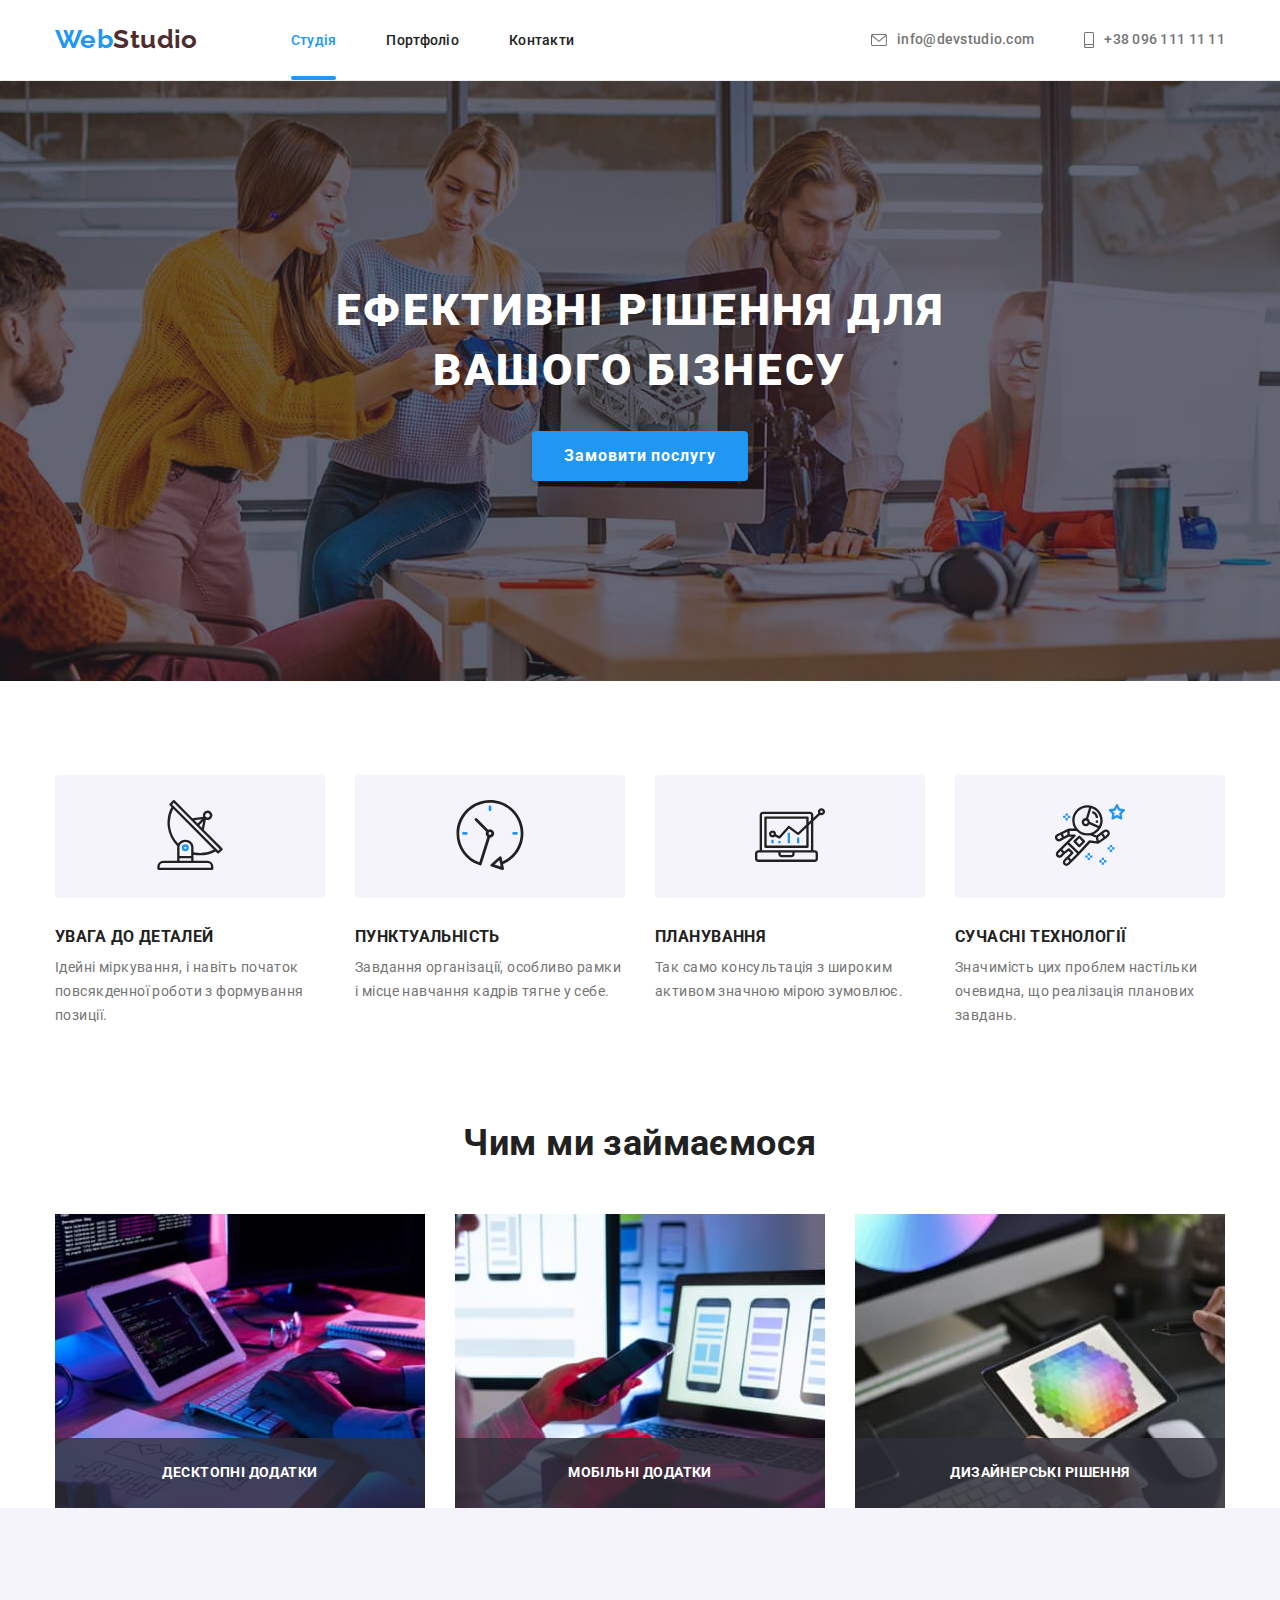
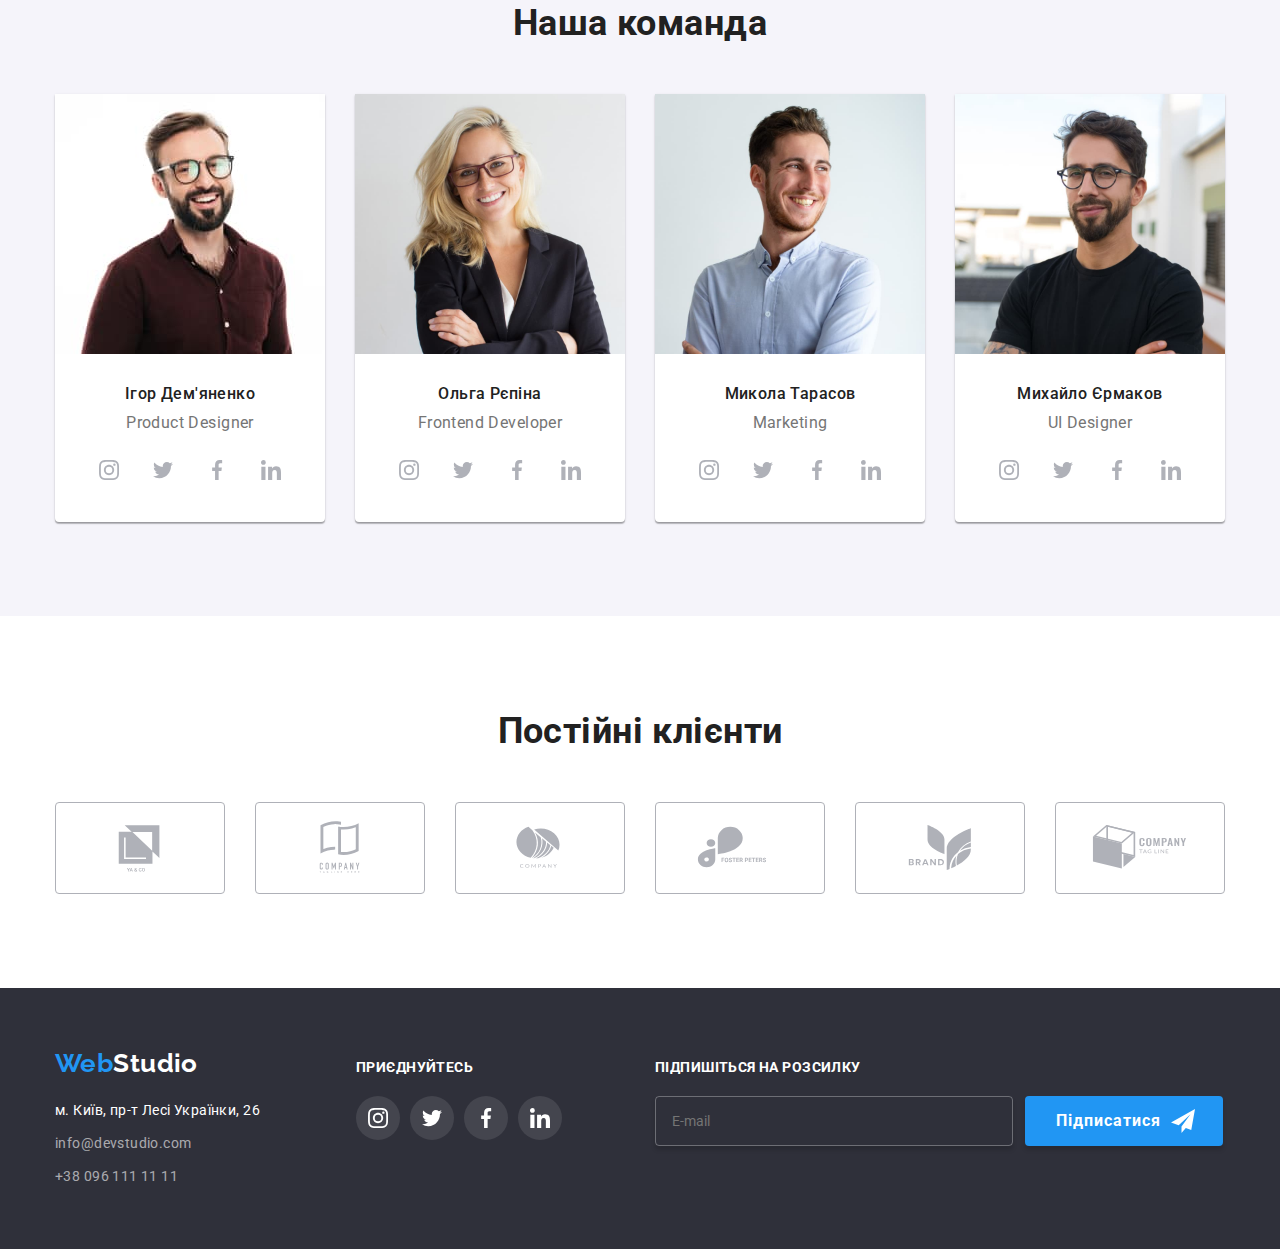
<file: index.html>
<!DOCTYPE html>
<html lang="uk">
<head>
  <meta charset="UTF-8">
  <meta http-equiv="X-UA-Compatible" content="IE=edge">
  <meta name="viewport" content="width=device-width, initial-scale=1.0">
  <title>Студія</title>
  <link rel="preconnect" href="https://fonts.googleapis.com">
  <link rel="preconnect" href="https://fonts.gstatic.com" crossorigin>
  <link href="https://fonts.googleapis.com/css2?family=Raleway:wght@700&family=Roboto:wght@400;500;700;900&display=swap"
    rel="stylesheet">
  <link rel="stylesheet" href="https://cdnjs.cloudflare.com/ajax/libs/modern-normalize/1.1.0/modern-normalize.min.css">
  <link rel="stylesheet" href="./css/main.min.css">
  
</head>
<body>

  <header class="header">
    <div class="container header__container">
      <nav class="nav">
        <a class="logo header__logo" href="./index.html" lang="en">Web<span class="header__logo--inverse">Studio</span></a>
        <ul class="nav__list">
          <li class="nav__item"><a class="nav__link nav__link--active" href="./index.html">Студія</a></li>
          <li class="nav__item"><a class="nav__link" href="./portfolio.html">Портфоліо</a></li>
          <li class="nav__item"><a class="nav__link" href="#">Контакти</a></li>
        </ul>
      </nav>
      <ul class="connect">
        <li class="connect__item">
          <a class="connect__link" href="mailto:info@devstudio.com" lang="en">
            <svg class="connect__icon connect__icon--mail">
              <use href="./images/icons.svg#icon-envelope"></use>
            </svg>
          info@devstudio.com</a>
        </li>
        <li class="connect__item">
          <a class="connect__link" href="tel:+380961111111">
            <svg class="connect__icon connect__icon--tel">
              <use href="./images/icons.svg#icon-smartphone"></use>
            </svg>
          +38 096 111 11 11</a>
        </li>
      </ul>
      <button class="menu__btn menu__btn--open" type="button" data-menu-open>
        <svg class="menu__icon" width="40px" height="40px">
          <use href="./images/icons.svg#icon-menu_mob"></use>
        </svg>
      </button>
    </div>
    <div class="mob-menu is-hidden" data-menu>
      <button class="menu__btn menu__btn--close" type="button" data-menu-close>
        <svg class="menu__icon menu__icon--close" width="40px" height="40px">
          <use href="./images/icons.svg#icon-close_menu_mob"></use>
        </svg>
      </button>
      <ul class="mob-menu__list">
        <li class="mob-menu__item"><a class="mob-menu__link mob-menu__link--current" href="./index.html">Студія</a></li>
        <li class="mob-menu__item"><a class="mob-menu__link" href="./portfolio.html">Портфоліо</a></li>
        <li class="mob-menu__item"><a class="mob-menu__link" href="#">Контакти</a></li>
      </ul>
      <div class="mob-bottom-wrap">
        <ul class="mob-connect">
          <li class="mob-connect__item">
            <a class="mob-connect__link mob-connect__link--accent" href="tel:+380961111111">
              +38 096 111 11 11</a>
          </li>
          <li class="mob-connect__item">
            <a class="mob-connect__link" href="mailto:info@devstudio.com" lang="en">
              info@devstudio.com</a>
          </li>
        </ul>
        <ul class="mob-socials">
          <li class="mob-socials__item">
            <a class="mob-socials__link" href="#">Instagram</a>
          </li>
          <li class="mob-socials__item">
            <a class="mob-socials__link" href="#">Twitter</a>
          </li>
          <li class="mob-socials__item">
            <a class="mob-socials__link" href="#">Facebook</a>
          </li>
          <li class="mob-socials__item">
            <a class="mob-socials__link" href="#">LinkedIn</a>
          </li>
        </ul>
      </div>
    </div>
  </header>
  
  <main>
    
    <section class="hero section">
      <div class="container">
        <h1 class="hero__title">Ефективні рішення для<br> вашого бізнесу</h1>
        <button class="common-button common-button--hero" type="button" data-modal-open>Замовити послугу</button>
      </div>
      <div class="backdrop is-hidden" data-modal>
        <div class="modal">
          <button class="modal__close-button" type="button" data-modal-close>
            <svg class="modal__close-icon" width="18px" height="18px">
              <use href="./images/icons.svg#icon-close" ></use>
            </svg>
          </button>
          <form class="order" name="call-back-form">
            <p class="order__title">Залиште свої дані, ми вам передзвонимо</p>

            <label class="order__label" for="user_name" >Ім'я</label>
            <div class="order__input-wrap">
              <input class="order__input" type="text" name="username" id="user_name" autofocus>
              <svg class="order__icon" width="18px" height="18px">
                <use class="iconname" href="./images/icons.svg#icon-person" ></use>
              </svg>
            </div>

            <label class="order__label" for="user_phone_number">Телефон</label>
            <div class="order__input-wrap">
              <input class="order__input" type="tel" name="phone_number" id="user_phone_number">
              <svg class="order__icon" width="18px" height="18px">
                <use href="./images/icons.svg#icon-phone"></use>
              </svg>
            </div>

            <label class="order__label" for="user_email">Пошта</label>
            <div class="order__input-wrap">
              <input class="order__input" type="email" name="email" id="user_email">
              <svg class="order__icon" width="18px" height="18px">
                <use href="./images/icons.svg#icon-email"></use>
              </svg>
            </div>

            <label class="order__label" for="user_comment">Коментар</label>
            <textarea class="order__textarea order__input" name="comment" id="user_comment" cols="30" rows="10" placeholder="Введіть текст"></textarea>
            
            <label class="order__checkbox-label">
              <input class="order__checkbox-input" type="checkbox" name="agreement" value="user_agreement">
              <span class="order__icon-checkbox"></span>
              <span class="order__te">
            Погоджуюся з розсилкою та приймаю&nbsp;<a class="order__agreement_link" href="#">Умови договору</a>
              </span>
            </label>

            <div class="order__submit-btn-wrap">
              <button class="common-button order__common-button" type="submit">Відправити</button>
            </div>
          </form>
        </div>
      </div>
    </section>
    
    
    <section class="features section">
      <div class="container">
        <h2 class="features__title">Особливості</h2>
        <ul class="features__list">
          <li class="features__card">
            <div class="features__thumb-wrap">
              <svg class="features__icon">
                <use href="./images/icons.svg#icon-antenna"></use>
              </svg>
            </div>
            <h3 class="features__subtitle">УВАГА ДО ДЕТАЛЕЙ</h3>
            <p class="features__description">Ідейні міркування, і навіть початок повсякденної роботи з формування позиції.</p>
          </li>
          <li class="features__card">
            <div class="features__thumb-wrap">
              <svg class="features__icon">
                <use href="./images/icons.svg#icon-clock"></use>
              </svg>
            </div>
            <h3 class="features__subtitle">ПУНКТУАЛЬНІСТЬ</h3>
            <p class="features__description">Завдання організації, особливо рамки і місце навчання кадрів тягне у себе.</p>
          </li>
          <li class="features__card">
            <div class="features__thumb-wrap">
              <svg class="features__icon">
                <use href="./images/icons.svg#icon-diagram"></use>
              </svg>
            </div>
            <h3 class="features__subtitle">ПЛАНУВАННЯ</h3>
            <p class="features__description">Так само консультація з широким активом значною мірою зумовлює.</p>
          </li>
          <li class="features__card">
            <div class="features__thumb-wrap">
              <svg class="features__icon">
                <use href="./images/icons.svg#icon-astronaut"></use>
              </svg>
            </div>
            <h3 class="features__subtitle">СУЧАСНІ ТЕХНОЛОГІЇ</h3>
            <p class="features__description">Значимість цих проблем настільки очевидна, що реалізація планових завдань.</p>
          </li>
        </ul>      
      </div>
    </section>
    
    <section class="services section">
      <div class="container">
        <h2 class="global-title">Чим ми займаємося</h2>
        <ul class="services__list">
          <li class="services__item">
            <div class="services__wrap">
              <img class="services__image" srcset="./images/desc/typing-desc.jpg 1x, ./images/desc/typing-desc-retina.jpg 2x" 
              src="./images/desc/typing-desc.jpg" alt="людина верстає сайт">
              <p class="services__label">Десктопні додатки</p>
            </div>
          </li>
          <li class="services__item">
            <div class="services__wrap">
              <img class="services__image" srcset="./images/desc/smartphone-desc.jpg 1x, ./images/desc/smartphone-desc-retina.jpg 2x" 
              src="./images/desc/smartphone-desc.jpg" alt="людина створює интерфейс">
              <p class="services__label">Мобільні додатки</p>
            </div>
          </li>
          <li class="services__item">
            <div class="services__wrap">
              <img class="services__image" srcset="./images/desc/color-palette-desc.jpg 1x, ./images/desc/color-palette-desc-retina.jpg 2x"
               src="./images/desc/color-palette-desc.jpg" alt="людина створює дизайн">
              <p class="services__label">Дизайнерські рішення</p>
            </div>
          </li>
        </ul>
      </div>
    </section>

    <section class="team section">
      <div class="container">
        <h2 class="global-title">Наша команда</h2>
        <ul class="team__card-list">
          <li class="team__card">
            <picture>
              <source srcset="./images/desc/igor-demyanenko-desc.jpg 1x, ./images/desc/igor-demyanenko-desc-retina.jpg 2x"
                media="(min-width: 1200px)">
              <source srcset="./images/tab/igor-demyanenko-tab.jpg 1x, ./images/tab/igor-demyanenko-tab-retina.jpg 2x"
                media="(min-width: 768px)">
              <source srcset="./images/mob/igor-demyanenko-mob.jpg 1x, ./images/mob/igor-demyanenko-mob-retina.jpg 2x"
                media="(min-width: 320px)">
              <img class="team__member-image" src="./images/desc/igor-demyanenko-desc.jpg" alt="Ігор Дем'яненко">
            </picture>
            <div class="team__meta">
              <h3 class="team__member-name">Ігор Дем'яненко</h3>
              <p class="team__member-position" lang="en">Product Designer</p>
              <ul class="socials">
                <li class="socials__item">
                  <a class="socials__link" href="#">
                    <svg class="socials__icon" width="20px" height="20px">
                      <use href="./images/icons.svg#icon-instagram"></use>
                    </svg>
                  </a>
                </li>
                <li class="socials__item">
                  <a class="socials__link" href="#">
                    <svg class="socials__icon" width="20px" height="20px">
                      <use href="./images/icons.svg#icon-twitter"></use>
                    </svg>
                  </a>
                </li>
                <li class="socials__item">
                  <a class="socials__link" href="#">
                    <svg class="socials__icon" width="20px" height="20px">
                      <use href="./images/icons.svg#icon-facebook"></use>
                    </svg></a>
                </li>
                <li class="socials__item">
                  <a class="socials__link" href="#">
                    <svg class="socials__icon" width="20px" height="20px">
                      <use href="./images/icons.svg#icon-linkedin"></use>
                    </svg></a>
                </li>
              </ul>
            </div>
          </li>
          <li class="team__card">
            <picture>
              <source srcset="./images/desc/olga-repina-desc.jpg 1x, ./images/desc/olga-repina-desc-retina.jpg 2x"
                media="(min-width: 1200px)">
              <source srcset="./images/tab/olga-repina-tab.jpg 1x, ./images/tab/olga-repina-tab-retina.jpg 2x"
                media="(min-width: 768px)">
              <source srcset="./images/mob/olga-repina-mob.jpg 1x, ./images/mob/olga-repina-mob-retina.jpg 2x"
                media="(min-width: 320px)">
              <img class="team__member-image" src="./images/desc/olga-repina-desc.jpg" alt="Ольга Рєпіна">
            </picture>
            <div class="team__meta">
              <h3 class="team__member-name">Ольга Рєпіна</h3>
              <p class="team__member-position" lang="en">Frontend Developer</p>
              <ul class="socials">
                <li class="socials__item">
                  <a class="socials__link" href="#">
                    <svg class="socials__icon" width="20px" height="20px">
                      <use href="./images/icons.svg#icon-instagram"></use>
                    </svg>
                  </a>
                </li>
                <li class="socials__item">
                  <a class="socials__link" href="#">
                    <svg class="socials__icon" width="20px" height="20px">
                      <use href="./images/icons.svg#icon-twitter"></use>
                    </svg>
                  </a>
                </li>
                <li class="socials__item">
                  <a class="socials__link" href="#">
                    <svg class="socials__icon" width="20px" height="20px">
                      <use href="./images/icons.svg#icon-facebook"></use>
                    </svg></a>
                </li>
                <li class="socials__item">
                  <a class="socials__link" href="#">
                    <svg class="socials__icon" width="20px" height="20px">
                      <use href="./images/icons.svg#icon-linkedin"></use>
                    </svg></a>
                </li>
              </ul>
            </div>
          </li>
          <li class="team__card">
            <picture>
              <source srcset="./images/desc/mykola-tarasov-desc.jpg 1x, ./images/desc/mykola-tarasov-desc-retina.jpg 2x"
                media="(min-width: 1200px)">
              <source srcset="./images/tab/mykola-tarasov-tab.jpg 1x, ./images/tab/mykola-tarasov-tab-retina.jpg 2x"
                media="(min-width: 768px)">
              <source srcset="./images/mob/mykola-tarasov-mob.jpg 1x, ./images/mob/mykola-tarasov-mob-retina.jpg 2x"
                media="(min-width: 320px)">
              <img class="team__member-image" src="./images/desc/mykola-tarasov-desc.jpg" alt="Микола Тарасов">
            </picture>
            <div class="team__meta">
              <h3 class="team__member-name">Микола Тарасов</h3>
              <p class="team__member-position" lang="en">Marketing</p>
              <ul class="socials">
                <li class="socials__item">
                  <a class="socials__link" href="#">
                    <svg class="socials__icon" width="20px" height="20px">
                      <use href="./images/icons.svg#icon-instagram"></use>
                    </svg>
                  </a>
                </li>
                <li class="socials__item">
                  <a class="socials__link" href="#">
                    <svg class="socials__icon" width="20px" height="20px">
                      <use href="./images/icons.svg#icon-twitter"></use>
                    </svg>
                  </a>
                </li>
                <li class="socials__item">
                  <a class="socials__link" href="#">
                    <svg class="socials__icon" width="20px" height="20px">
                      <use href="./images/icons.svg#icon-facebook"></use>
                    </svg></a>
                </li>
                <li class="socials__item">
                  <a class="socials__link" href="#">
                    <svg class="socials__icon" width="20px" height="20px">
                      <use href="./images/icons.svg#icon-linkedin"></use>
                    </svg></a>
                </li>
              </ul>
            </div>
          </li>
          <li class="team__card">
            <picture>
              <source srcset="./images/desc/myhailo-ermakov-desc.jpg 1x, ./images/desc/myhailo-ermakov-desc-retina.jpg 2x"
                media="(min-width: 1200px)">
              <source srcset="./images/tab/myhailo-ermakov-tab.jpg 1x, ./images/tab/myhailo-ermakov-tab-retina.jpg 2x"
                media="(min-width: 768px)">
              <source srcset="./images/mob/myhailo-ermakov-mob.jpg 1x, ./images/mob/myhailo-ermakov-mob-retina.jpg 2x"
                media="(min-width: 320px)">
              <img class="team__member-image" src="./images/desc/myhailo-ermakov-desc.jpg" alt="Михайло Єрмаков">
            </picture>
            <div class="team__meta">
              <h3 class="team__member-name">Михайло Єрмаков</h3>
              <p class="team__member-position" lang="en">UI Designer</p>
              <ul class="socials">
                <li class="socials__item">
                  <a class="socials__link" href="#">
                    <svg class="socials__icon" width="20px" height="20px">
                      <use href="./images/icons.svg#icon-instagram"></use>
                    </svg>
                  </a>
                </li>
                <li class="socials__item">
                  <a class="socials__link" href="#">
                    <svg class="socials__icon" width="20px" height="20px">
                      <use href="./images/icons.svg#icon-twitter"></use>
                    </svg>
                  </a>
                </li>
                <li class="socials__item">
                  <a class="socials__link" href="#">
                    <svg class="socials__icon" width="20px" height="20px">
                      <use href="./images/icons.svg#icon-facebook"></use>
                    </svg></a>
                </li>
                <li class="socials__item">
                  <a class="socials__link" href="#">
                    <svg class="socials__icon" width="20px" height="20px">
                      <use href="./images/icons.svg#icon-linkedin"></use>
                    </svg></a>
                </li>
              </ul>
            </div>
          </li>
        </ul>
      </div>
    </section>
   
    <section class="clients section">
      <div class="container">
        <h2 class="global-title">Постійні клієнти</h2>
        <ul class="clients__list">
          <li class="clients__item">
            <a class="clients__link" href="#">
              <svg class="clients__icon" width="106px" height="60px">
                <use href="./images/icons.svg#icon-Logo"></use>
              </svg>
            </a>
          </li>
          <li class="clients__item">
            <a class="clients__link" href="#">
              <svg class="clients__icon" width="106px" height="60px">
                <use href="./images/icons.svg#icon-Logo1"></use>
              </svg>
            </a>
          </li>
          <li class="clients__item">
            <a class="clients__link" href="#">
              <svg class="clients__icon" width="106px" height="60px">
                <use href="./images/icons.svg#icon-Logo2"></use>
              </svg>
            </a>
          </li>
          <li class="clients__item">
            <a class="clients__link" href="#">
              <svg class="clients__icon" width="106px" height="60px">
                <use href="./images/icons.svg#icon-Logo3"></use>
              </svg>
            </a>
          </li>
          <li class="clients__item">
            <a class="clients__link" href="#">
              <svg class="clients__icon" width="106px" height="60px">
                <use href="./images/icons.svg#icon-Logo4"></use>
              </svg>
            </a>
          </li>
          <li class="clients__item">
            <a class="clients__link" href="#">
              <svg class="clients__icon" width="106px" height="60px">
                <use href="./images/icons.svg#icon-Logo5"></use>
              </svg>
            </a>
          </li>
        </ul>
      </div>
    </section>

  </main>

  <footer class="footer">
    <div class="container footer__container">
      <div class="footer__wrap">
        <a class="logo footer__logo" href="./index.html" lang="en">Web<span class="footer__logo--inverse">Studio</span></a>
        <address class="address">
          <ul class="contacts">
            <li class="contacts__item">
              <a class="contacts__link contacts__link--color" href="https://goo.gl/maps/fWf7DQZ6pMGL4R4Q6" target="_blank">
                м. Київ, пр-т Лесі Українки, 26
              </a>
            </li>
            <li class="contacts__item">
              <a class="contacts__link" href="mailto:info@devstudio.com" lang="en">info@devstudio.com</a>
            </li>
            <li class="contacts__item">
              <a class="contacts__link" href="tel:+380961111111">+38 096 111 11 11</a>
            </li>
          </ul>
        </address>
      </div>
  
  
      <div class="join">
        <p class="join__text">приєднуйтесь</p>
        <ul class="socials">
          <li class="socials__item">
            <a class="socials__link socials__link--footer" href="#">
              <svg class="socials__icon socials__icon--footer" width="20px" height="20px">
                <use href="./images/icons.svg#icon-instagram"></use>
              </svg>
            </a>
          </li>
          <li class="socials__item">
            <a class="socials__link socials__link--footer" href="#">
              <svg class="socials__icon socials__icon--footer" width="20px" height="20px">
                <use href="./images/icons.svg#icon-twitter"></use>
              </svg>
            </a>
          </li>
          <li class="socials__item">
            <a class="socials__link socials__link--footer" href="#">
              <svg class="socials__icon socials__icon--footer" width="20px" height="20px">
                <use href="./images/icons.svg#icon-facebook"></use>
              </svg></a>
          </li>
          <li class="socials__item">
            <a class="socials__link socials__link--footer" href="#">
              <svg class="socials__icon socials__icon--footer" width="20px" height="20px">
                <use href="./images/icons.svg#icon-linkedin"></use>
              </svg></a>
          </li>
        </ul>
      </div>

      <div class="subscribe">
        <p class="subscribe__text">Підпишіться на розсилку</p>
        <form class="subscribe__form" name="subscribe">
          <input class="subscribe__input" type="email" name="email" placeholder="E-mail">
          <button class="common-button common-button--subscribe" type="submit">Підписатися
            <svg class="subscribe__icon" width="24px" height="24px">
              <use href="./images/icons.svg#icon-send"></use>
            </svg>
          </button>
        </form>
      </div>      
    </div>
  </footer>
 
  <script src="./js/modal.js"></script>
  <script src="./js/mobile-menu.js"></script>
</body>
</html>
</file>
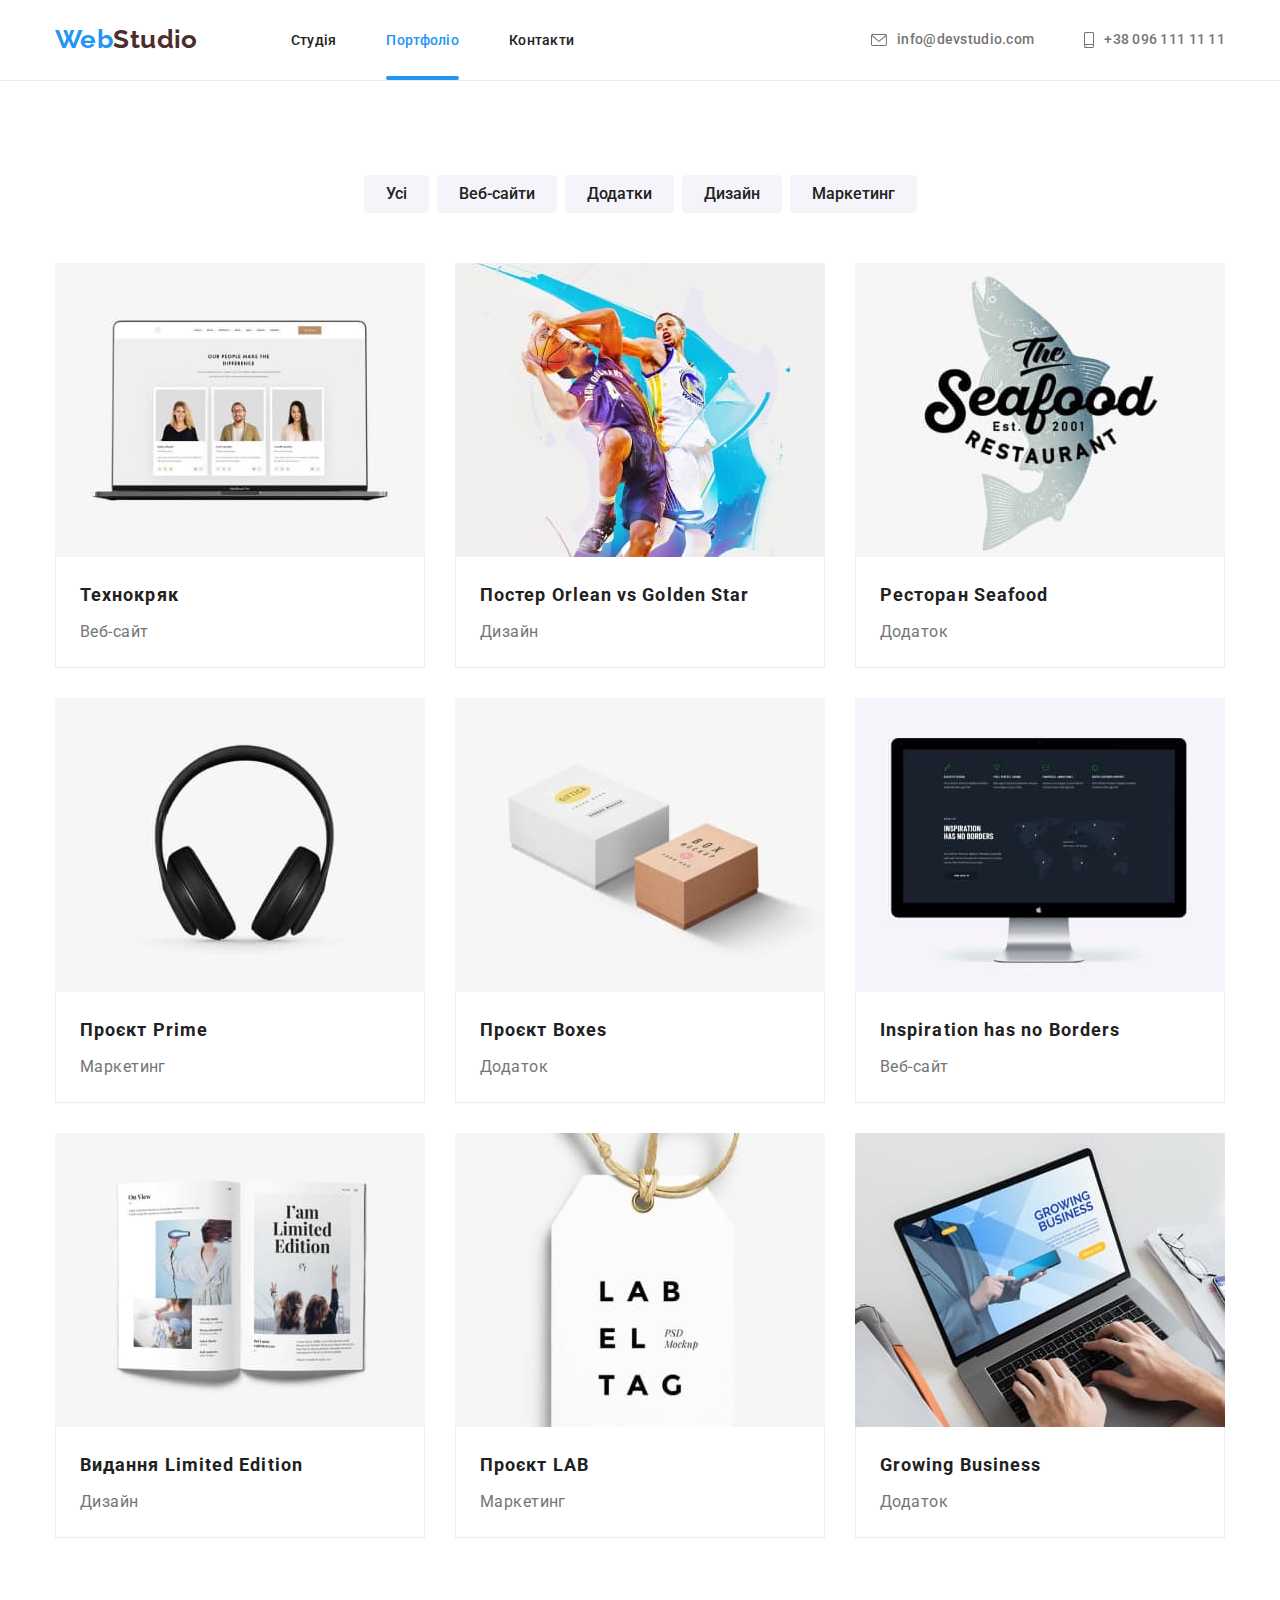
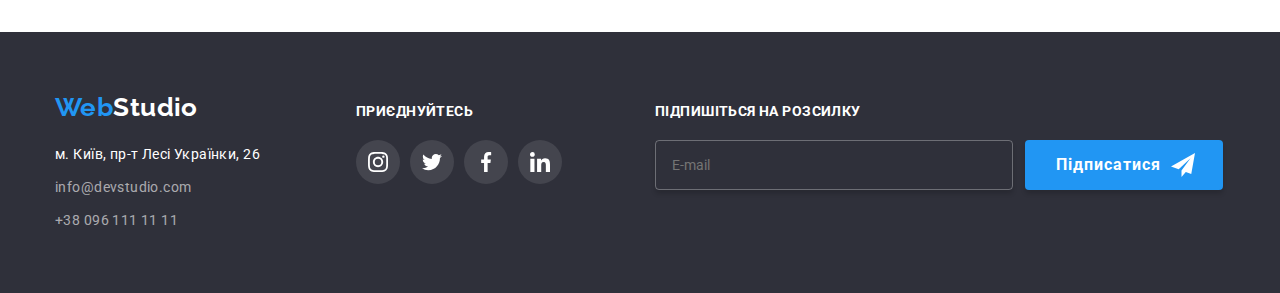
<file: portfolio.html>
<!DOCTYPE html>
<html lang="uk">
<head>
  <meta charset="UTF-8">
  <meta http-equiv="X-UA-Compatible" content="IE=edge">
  <meta name="viewport" content="width=device-width, initial-scale=1.0">
  <title>Портфоліо</title>
  <link rel="preconnect" href="https://fonts.googleapis.com">
  <link rel="preconnect" href="https://fonts.gstatic.com" crossorigin>
  <link href="https://fonts.googleapis.com/css2?family=Raleway:wght@700&family=Roboto:wght@400;500;700;900&display=swap"
    rel="stylesheet">
  <link rel="stylesheet" href="https://cdnjs.cloudflare.com/ajax/libs/modern-normalize/1.1.0/modern-normalize.min.css">
  <link rel="stylesheet" href="./css/main.min.css">

</head>
<body>
  <header class="header">
    <div class="container header__container">
      <nav class="nav">
        <a class="logo header__logo" href="./index.html" lang="en">Web<span
            class="header__logo--inverse">Studio</span></a>
        <ul class="nav__list">
          <li class="nav__item"><a class="nav__link" href="./index.html">Студія</a></li>
          <li class="nav__item"><a class="nav__link nav__link--active" href="./portfolio.html">Портфоліо</a></li>
          <li class="nav__item"><a class="nav__link" href="#">Контакти</a></li>
        </ul>
      </nav>
      <ul class="connect">
        <li class="connect__item">
          <a class="connect__link" href="mailto:info@devstudio.com" lang="en">
            <svg class="connect__icon connect__icon--mail">
              <use href="./images/icons.svg#icon-envelope"></use>
            </svg>
            info@devstudio.com</a>
        </li>
        <li class="connect__item">
          <a class="connect__link" href="tel:+380961111111">
            <svg class="connect__icon connect__icon--tel">
              <use href="./images/icons.svg#icon-smartphone"></use>
            </svg>
            +38 096 111 11 11</a>
        </li>
      </ul>
      <button class="menu__btn menu__btn--open" type="button" data-menu-open>
        <svg class="menu__icon" width="40px" height="40px">
          <use href="./images/icons.svg#icon-menu_mob"></use>
        </svg>
      </button>
    </div>
    <div class="mob-menu is-hidden" data-menu>
      <button class="menu__btn menu__btn--close" type="button" data-menu-close>
        <svg class="menu__icon menu__icon--close" width="40px" height="40px">
          <use href="./images/icons.svg#icon-close_menu_mob"></use>
        </svg>
      </button>
      <ul class="mob-menu__list">
        <li class="mob-menu__item"><a class="mob-menu__link" href="./index.html">Студія</a></li>
        <li class="mob-menu__item"><a class="mob-menu__link mob-menu__link--current" href="./portfolio.html">Портфоліо</a></li>
        <li class="mob-menu__item"><a class="mob-menu__link" href="#">Контакти</a></li>
      </ul>
      <div class="mob-bottom-wrap">
        <ul class="mob-connect">
          <li class="mob-connect__item">
            <a class="mob-connect__link mob-connect__link--accent" href="tel:+380961111111">
              +38 096 111 11 11</a>
          </li>
          <li class="mob-connect__item">
            <a class="mob-connect__link" href="mailto:info@devstudio.com" lang="en">
              info@devstudio.com</a>
          </li>
        </ul>
        <ul class="mob-socials">
          <li class="mob-socials__item">
            <a class="mob-socials__link" href="#">Instagram</a>
          </li>
          <li class="mob-socials__item">
            <a class="mob-socials__link" href="#">Twitter</a>
          </li>
          <li class="mob-socials__item">
            <a class="mob-socials__link" href="#">Facebook</a>
          </li>
          <li class="mob-socials__item">
            <a class="mob-socials__link" href="#">LinkedIn</a>
          </li>
        </ul>
      </div>
    </div>
  </header>

  <main>
    <section class="portfolio section">
      <div class="container">
        <!-- h1 Портфоліо скритий-->
        <h1 class="portfolio__title">Портфоліо</h1>
        <ul class="filter">
          <li class="filter__item"><button class="filter__button" type="button">Усі</button></li>
          <li class="filter__item"><button class="filter__button" type="button">Веб-сайти</button></li>
          <li class="filter__item"><button class="filter__button" type="button">Додатки</button></li>
          <li class="filter__item"><button class="filter__button" type="button">Дизайн</button></li>
          <li class="filter__item"><button class="filter__button" type="button">Маркетинг</button></li>
        </ul>
        
        <ul class="samples">
          <li class="samples__card">
            <a class="samples__link" href="#">
              <div class="samples__image-warp">
                <picture>
                  <source srcset="./images/desc/web-site-desc.jpg 1x, ./images/desc/web-site-desc-retina.jpg 2x"
                    media="(min-width: 1200px)" />
                  <source srcset="./images/tab/web-site-tab.jpg 1x, ./images/tab/web-site-tab-retina.jpg 2x"
                    media="(min-width: 768px)" />
                  <source srcset="./images/mob/web-site-mob.jpg 1x, ./images/mob/web-site-mob-retina.jpg 2x"
                    media="(min-width: 320px)" />
                  <img class="samples__image" src="./images/desc/web-site-desc.jpg" alt="леп-топ з веб-сайтом">
                </picture>
                <p class="samples__text-overlay">Ресурс пропонує комплексні пропозиції з різним рівнем функціоналу та сервісів. Все це дозволить відвідувачу отримати
                вичерпні відомості про компанію чи приватну особу.</p>
              </div>
              <div class="samples__meta">
                <h2 class="samples__subtitle">Технокряк</h2>
                <p class="samples__description">Веб-сайт</p>
              </div>  
            </a>
          </li>
        
          <li class="samples__card">
            <a class="samples__link" href="#">
              <div class="samples__image-warp">
                <picture>
                  <source srcset="./images/desc/basketball-players-desc.jpg 1x, ./images/desc/basketball-players-desc-retina.jpg 2x"
                    media="(min-width: 1200px)" />
                  <source srcset="./images/tab/basketball-players-tab.jpg 1x, ./images/tab/basketball-players-tab-retina.jpg 2x"
                    media="(min-width: 768px)" />
                  <source srcset="./images/mob/basketball-players-mob.jpg 1x, ./images/mob/basketball-players-mob-retina.jpg 2x"
                    media="(min-width: 320px)" />
                  <img class="samples__image" src="./images/desc/basketball-players-desc.jpg" alt="два професійних баскетболісти">
                </picture>
                <p class="samples__text-overlay">Ресурс пропонує комплексні пропозиції з різним рівнем функціоналу та сервісів. Все це дозволить відвідувачу отримати
                вичерпні відомості про компанію чи приватну особу.</p>
              </div>
              <div class="samples__meta">
                <h2 class="samples__subtitle">Постер <span lang="en">Orlean vs Golden Star</span></h2>
                <p class="samples__description">Дизайн</p>
              </div>
            </a>
          </li>
        
          <li class="samples__card">
            <a class="samples__link" href="#">
              <div class="samples__image-warp">
                <picture>
                  <source srcset="./images/desc/seafood-restaurant-logo-desc.jpg 1x, ./images/desc/seafood-restaurant-logo-desc-retina.jpg 2x"
                    media="(min-width: 1200px)" />
                  <source srcset="./images/tab/seafood-restaurant-logo-tab.jpg 1x, ./images/tab/seafood-restaurant-logo-tab-retina.jpg 2x"
                    media="(min-width: 768px)" />
                  <source srcset="./images/mob/seafood-restaurant-logo-mob.jpg 1x, ./images/mob/seafood-restaurant-logo-mob-retina.jpg 2x"
                    media="(min-width: 320px)" />
                  <img class="samples__image" src="./images/desc/seafood-restaurant-logo-desc.jpg" alt="логотип рибного ресторана">
                </picture>
                <p class="samples__text-overlay">Ресурс пропонує комплексні пропозиції з різним рівнем функціоналу та сервісів. Все це дозволить
                  відвідувачу отримати
                  вичерпні відомості про компанію чи приватну особу.</p>
              </div>
              <div class="samples__meta">
                <h2 class="samples__subtitle">Ресторан <span lang="en">Seafood</span></h2>
                <p class="samples__description">Додаток</p>
              </div>  
            </a>
          </li>

          <li class="samples__card">
            <a class="samples__link" href="#">
              <div class="samples__image-warp">
                <picture>
                  <source srcset="./images/desc/headphones-desc.jpg 1x, ./images/desc/headphones-desc-retina.jpg 2x" media="(min-width: 1200px)" />
                  <source srcset="./images/tab/headphones-tab.jpg 1x, ./images/tab/headphones-tab-retina.jpg 2x" media="(min-width: 768px)" />
                  <source srcset="./images/mob/headphones-mob.jpg 1x, ./images/mob/headphones-mob-retina.jpg 2x" media="(min-width: 320px)" />
                  <img class="samples__image" src="./images/desc/headphones-desc.jpg" alt="чорні навушники">
                </picture>
                <p class="samples__text-overlay">Ресурс пропонує комплексні пропозиції з різним рівнем функціоналу та сервісів. Все це дозволить
                  відвідувачу отримати
                  вичерпні відомості про компанію чи приватну особу.</p>
              </div>
              <div class="samples__meta">
                <h2 class="samples__subtitle">Проєкт <span lang="en">Prime</span></h2>
                <p class="samples__description">Маркетинг</p>
              </div>  
            </a>
          </li>
        
          <li class="samples__card">
            <a class="samples__link" href="#">
              <div class="samples__image-warp">
                <picture>
                  <source srcset="./images/desc/product-boxes-desc.jpg 1x, ./images/desc/product-boxes-desc-retina.jpg 2x" media="(min-width: 1200px)" />
                  <source srcset="./images/tab/product-boxes-tab.jpg 1x, ./images/tab/product-boxes-tab-retina.jpg 2x" media="(min-width: 768px)" />
                  <source srcset="./images/mob/product-boxes-mob.jpg 1x, ./images/mob/product-boxes-mob-retina.jpg 2x" media="(min-width: 320px)" />
                  <img class="samples__image" src="./images/desc/product-boxes-desc.jpg" alt="картонні коробки">
                </picture>
                <p class="samples__text-overlay">Ресурс пропонує комплексні пропозиції з різним рівнем функціоналу та сервісів. Все це дозволить
                  відвідувачу отримати
                  вичерпні відомості про компанію чи приватну особу.</p>
              </div>
              <div class="samples__meta">
                <h2 class="samples__subtitle">Проєкт <span lang="en">Boxes</span></h2>
                <p class="samples__description">Додаток</p>
              </div>  
            </a>
          </li>
        
          <li class="samples__card">
            <a class="samples__link" href="#">
              <div class="samples__image-warp">
                <picture>
                  <source srcset="./images/desc/computer-screen-desc.jpg 1x, ./images/desc/computer-screen-desc-retina.jpg 2x" media="(min-width: 1200px)" />
                  <source srcset="./images/tab/computer-screen-tab.jpg 1x, ./images/tab/computer-screen-tab-retina.jpg 2x" media="(min-width: 768px)" />
                  <source srcset="./images/mob/computer-screen-mob.jpg 1x, ./images/mob/computer-screen-mob-retina.jpg 2x" media="(min-width: 320px)" />
                  <img class="samples__image" src="./images/desc/computer-screen-desc.jpg" alt="монітор відображує сайт">
                </picture>
                <p class="samples__text-overlay">Ресурс пропонує комплексні пропозиції з різним рівнем функціоналу та сервісів. Все це дозволить
                  відвідувачу отримати
                  вичерпні відомості про компанію чи приватну особу.</p>
              </div>
              <div class="samples__meta">
                <h2 class="samples__subtitle" lang="en">Inspiration has no Borders</h2>
                <p class="samples__description">Веб-сайт</p>
              </div>  
            </a>
          </li>
        
          <li class="samples__card">
            <a class="samples__link" href="#">
              <div class="samples__image-warp">
                <picture>
                  <source srcset="./images/desc/magazine-illustration-desc.jpg 1x, ./images/desc/magazine-illustration-desc-retina.jpg 2x" media="(min-width: 1200px)" />
                  <source srcset="./images/tab/magazine-illustration-tab.jpg 1x, ./images/tab/magazine-illustration-tab-retina.jpg 2x" media="(min-width: 768px)" />
                  <source srcset="./images/mob/magazine-illustration-mob.jpg 1x, ./images/mob/magazine-illustration-mob-retina.jpg 2x" media="(min-width: 320px)" />
                  <img class="samples__image" src="./images/desc/magazine-illustration-desc.jpg" alt="розкритий журнал">
                </picture>
                <p class="samples__text-overlay">Ресурс пропонує комплексні пропозиції з різним рівнем функціоналу та сервісів. Все це дозволить
                  відвідувачу отримати
                  вичерпні відомості про компанію чи приватну особу.</p>
              </div>
              <div class="samples__meta">
                <h2 class="samples__subtitle">Видання <span lang="en">Limited Edition</span></h2>
                <p class="samples__description">Дизайн</p>
              </div>  
            </a>
          </li>
        
          <li class="samples__card">
            <a class="samples__link" href="#">
              <div class="samples__image-warp">
                <picture>
                  <source srcset="./images/desc/label-tag-desc.jpg 1x, ./images/desc/label-tag-desc-retina.jpg 2x" media="(min-width: 1200px)" />
                  <source srcset="./images/tab/label-tag-tab.jpg 1x, ./images/tab/label-tag-tab-retina.jpg 2x" media="(min-width: 768px)" />
                  <source srcset="./images/mob/label-tag-mob.jpg 1x, ./images/mob/label-tag-mob-retina.jpg 2x" media="(min-width: 320px)" />
                  <img class="samples__image" src="./images/desc/label-tag-desc.jpg" alt="лейбл">
                </picture>
                <p class="samples__text-overlay">Ресурс пропонує комплексні пропозиції з різним рівнем функціоналу та сервісів. Все це дозволить
                  відвідувачу отримати
                  вичерпні відомості про компанію чи приватну особу.</p>
              </div>
              <div class="samples__meta">
                <h2 class="samples__subtitle">Проєкт <span lang="en">LAB</span></h2>
                <p class="samples__description">Маркетинг</p>
              </div>  
            </a>
          </li>
        
          <li class="samples__card">
            <a class="samples__link" href="#">
              <div class="samples__image-warp">
                <picture>
                  <source srcset="./images/desc/laptop-screen-desc.jpg 1x, ./images/desc/laptop-screen-desc-retina.jpg 2x" media="(min-width: 1200px)" />
                  <source srcset="./images/tab/laptop-screen-tab.jpg 1x, ./images/tab/laptop-screen-tab-retina.jpg 2x" media="(min-width: 768px)" />
                  <source srcset="./images/mob/laptop-screen-mob.jpg 1x, ./images/mob/laptop-screen-mob-retina.jpg 2x" media="(min-width: 320px)" />
                  <img class="samples__image" src="./images/desc/laptop-screen-desc.jpg" alt="людина працює у лептопі">
                </picture>
                <p class="samples__text-overlay">Ресурс пропонує комплексні пропозиції з різним рівнем функціоналу та сервісів. Все це дозволить
                  відвідувачу отримати
                  вичерпні відомості про компанію чи приватну особу.</p>
              </div>
              <div class="samples__meta">
                <h2 class="samples__subtitle" lang="en">Growing Business</h2>
                <p class="samples__description">Додаток</p>
              </div>  
            </a>
          </li>
        </ul>
      </div>
    </section>

  </main>
  
  <footer class="footer">
    <div class="container footer__container">
      <div class="footer__wrap">
        <a class="logo footer__logo" href="./index.html" lang="en">Web<span
            class="footer__logo--inverse">Studio</span></a>
        <address class="address">
          <ul class="contacts">
            <li class="contacts__item">
              <a class="contacts__link contacts__link--color" href="https://goo.gl/maps/fWf7DQZ6pMGL4R4Q6"
                target="_blank">
                м. Київ, пр-т Лесі Українки, 26
              </a>
            </li>
            <li class="contacts__item">
              <a class="contacts__link" href="mailto:info@devstudio.com" lang="en">info@devstudio.com</a>
            </li>
            <li class="contacts__item">
              <a class="contacts__link" href="tel:+380961111111">+38 096 111 11 11</a>
            </li>
          </ul>
        </address>
      </div>
  
  
      <div class="join">
        <p class="join__text">приєднуйтесь</p>
        <ul class="socials">
          <li class="socials__item">
            <a class="socials__link socials__link--footer" href="#">
              <svg class="socials__icon socials__icon--footer" width="20px" height="20px">
                <use href="./images/icons.svg#icon-instagram"></use>
              </svg>
            </a>
          </li>
          <li class="socials__item">
            <a class="socials__link socials__link--footer" href="#">
              <svg class="socials__icon socials__icon--footer" width="20px" height="20px">
                <use href="./images/icons.svg#icon-twitter"></use>
              </svg>
            </a>
          </li>
          <li class="socials__item">
            <a class="socials__link socials__link--footer" href="#">
              <svg class="socials__icon socials__icon--footer" width="20px" height="20px">
                <use href="./images/icons.svg#icon-facebook"></use>
              </svg></a>
          </li>
          <li class="socials__item">
            <a class="socials__link socials__link--footer" href="#">
              <svg class="socials__icon socials__icon--footer" width="20px" height="20px">
                <use href="./images/icons.svg#icon-linkedin"></use>
              </svg></a>
          </li>
        </ul>
      </div>
  
      <div class="subscribe">
        <p class="subscribe__text">Підпишіться на розсилку</p>
        <form class="subscribe__form" name="subscribe">
          <input class="subscribe__input" type="email" name="email" placeholder="E-mail">
          <button class="common-button common-button--subscribe" type="submit">Підписатися
            <svg class="subscribe__icon" width="24px" height="24px">
              <use href="./images/icons.svg#icon-send"></use>
            </svg>
          </button>
        </form>
      </div>
    </div>
  </footer>

  <script src="./js/mobile-menu.js"></script>
  </body>
</html>
</file>
<file: css/main.min.css>
a{text-decoration:none;color:inherit}h1,h2,h3,p{margin-top:0;margin-bottom:0}ul{margin-top:0;margin-bottom:0;padding:0;list-style-type:none}li{line-height:initial}html{box-sizing:border-box}*,*::before,*::after{box-sizing:inherit}body{font-family:"Roboto",sans-serif;font-size:14px;letter-spacing:.03em;color:var(--primary-color);background-color:var(--primary-background-color)}.container{width:100%;padding-left:15px;padding-right:15px;margin:0 auto}@media screen and (min-width: 480px){.container{width:480px}}@media screen and (min-width: 768px){.container{width:768px}}@media screen and (min-width: 1200px){.container{width:1200px}}.global-title{font-weight:700;font-size:28px;line-height:1.18;color:var(--title-color);text-align:center;min-width:264px;margin-bottom:30px}@media screen and (min-width: 1200px){.global-title{margin-bottom:50px;font-size:36px;line-height:1.17}}.section{padding-top:60px;padding-bottom:60px;text-align:center}@media screen and (min-width: 1200px){.section{padding-top:94px;padding-bottom:94px}}.img{display:block;max-width:100%;height:auto}:root{--primary-color: #757575;--title-color: #212121;--accent-color: #2196F3;--white-font-color: #FFFFFF;--header-logo-color: #4e2d2d;--footer-contacts-color: rgba(255, 255, 255, 0.6);--primary-background-color: #FFFFFF;--secondary-background-color: #F5F4FA;--hero-footer-background-color: #2F303A;--hero-background-color: #C4C4C4;--active-btn: #188CE8;--card-border: #EEEEEE;--border-line: #ECECEC;--icon-color: #AFB1B8}.visually-hidden,.portfolio__title,.features__title{position:absolute;width:1px;height:1px;margin:-1px;border:0;padding:0;white-space:nowrap;clip-path:inset(100%);clip:rect(0 0 0 0);overflow:hidden}.common-button{display:inline-block;font-weight:700;font-size:16px;line-height:1.87;letter-spacing:.06em;border-radius:4px;border:none;padding:10px 32px;color:var(--white-font-color);background-color:var(--accent-color);box-shadow:0px 4px 4px rgba(0,0,0,.15);transition:background-color 250ms cubic-bezier(0.4, 0, 0.2, 1),box-shadow 250ms cubic-bezier(0.4, 0, 0.2, 1)}.common-button:hover,.common-button:focus{background-color:var(--active-btn);box-shadow:0px 4px 4px rgba(0,0,0,.15);cursor:pointer}.common-button--hero{padding:10px 24px}@media screen and (min-width: 1200px){.common-button--hero{padding:10px 32px}}.common-button--subscribe{display:flex;justify-content:center;align-items:center;padding:10px 28px 10px 31px}.socials{display:flex;justify-content:center;align-items:center}.socials__link{display:flex;justify-content:center;align-items:center;width:44px;height:44px;border-radius:50%;background-color:var(--primary-background-color);transition:background-color 250ms cubic-bezier(0.4, 0, 0.2, 1)}.socials__link:hover,.socials__link:focus{background-color:var(--accent-color)}.socials__link:hover .socials__icon,.socials__link:focus .socials__icon{fill:var(--white-font-color)}.socials__item:not(:last-child){margin-right:10px}.socials__icon{fill:var(--icon-color);transition:fill 250ms cubic-bezier(0.4, 0, 0.2, 1)}.socials__link--footer{background:rgba(255,255,255,.1);transition:background-color 250ms cubic-bezier(0.4, 0, 0.2, 1)}.socials__icon--footer{fill:var(--white-font-color);transition:fill 250ms cubic-bezier(0.4, 0, 0.2, 1)}.logo{display:inline-block;font-family:"Raleway",sans-serif;font-weight:700;font-size:24px;line-height:1.17;color:var(--accent-color)}@media screen and (min-width: 1200px){.logo{font-size:26px;line-height:1.19}}.header__logo{padding:16px 0}@media screen and (min-width: 768px){.header__logo{padding:26px 0;margin-right:88px}}@media screen and (min-width: 1200px){.header__logo{padding:24px 0 25px;margin-right:93px}}.header__logo--inverse{color:var(--header-logo-color)}.footer__logo{margin-bottom:20px}.footer__logo--inverse{color:var(--white-font-color)}.header{border-bottom:1px solid var(--border-line)}.header__container{display:flex;justify-content:space-between;align-items:center}.nav{display:flex}.nav__list{display:none;align-items:center}@media screen and (min-width: 768px){.nav__list{display:flex}}.nav__link{position:relative;font-weight:500;line-height:1.14;letter-spacing:.02em;padding:32px 0;color:var(--title-color);transition:color 250ms cubic-bezier(0.4, 0, 0.2, 1)}.nav__link--active{color:var(--accent-color)}.nav__link::after{content:"";position:absolute;left:0;bottom:0;display:block;width:100%;height:4px;border-radius:2px;background-color:rgba(0,0,0,0);transition:background-color 250ms cubic-bezier(0.4, 0, 0.2, 1)}.nav__link--active::after,.nav__link:hover::after,.nav__link:focus::after{background-color:var(--accent-color)}.nav__item:not(:last-child){margin-right:50px}.nav__link:hover,.nav__link:focus{color:var(--accent-color)}.connect{display:none;flex-wrap:wrap;align-items:center;justify-content:start;margin-left:auto}@media screen and (min-width: 768px){.connect{display:block}}@media screen and (min-width: 1200px){.connect{display:flex;flex-wrap:nowrap}}@media screen and (min-width: 1200px){.connect__item:first-child{margin-right:50px}}.connect__link{display:flex;align-items:center;font-weight:500;font-size:12px;line-height:1.17;letter-spacing:.02em;padding:5px 0;transition:color 250ms cubic-bezier(0.4, 0, 0.2, 1)}@media screen and (min-width: 1200px){.connect__link{padding:32px 0;font-size:14px;line-height:1.14}}.connect__link:hover,.connect__link:focus{color:var(--accent-color)}.connect__icon{fill:currentColor;margin-right:10px}.connect__icon--mail{width:14px;height:10px}@media screen and (min-width: 1200px){.connect__icon--mail{width:16px;height:12px}}.connect__icon--tel{width:10px;height:14px}@media screen and (min-width: 1200px){.connect__icon--tel{width:10px;height:16px}}.menu__btn{position:relative;display:block;border:none;background-color:rgba(0,0,0,0);padding:0;width:40px;height:40px}@media screen and (min-width: 768px){.menu__btn{display:none}}.menu__btn--close{position:absolute;top:10px;right:15px}.menu__icon{fill:var(--title-color);transition:fill 250ms cubic-bezier(0.4, 0, 0.2, 1)}.menu__icon:hover{cursor:pointer}.menu__btn--close:hover .menu__icon,.menu__btn--close:focus .menu__icon{fill:var(--accent-color)}.mob-menu{display:flex;flex-direction:column;justify-content:space-between;position:fixed;top:0;width:100vw;height:100vh;background-color:var(--primary-background-color);z-index:3;padding:48px 40px;transform:translateX(0);opacity:1;transition:opacity 250ms cubic-bezier(0.4, 0, 0.2, 1),transform 250ms cubic-bezier(0.4, 0, 0.2, 1)}@media screen and (min-width: 768px){.mob-menu{display:none}}.mob-menu.is-hidden{opacity:.6;transform:translateX(100%);pointer-events:none}.mob-menu__item:not(:last-child){margin-bottom:32px}.mob-menu__link{font-weight:500;font-size:40px;line-height:1.175;letter-spacing:.02em;color:var(--title-color)}.mob-menu__link--current{color:var(--accent-color)}.mob-connect{margin-bottom:64px}.mob-connect__item:not(:last-child){margin-bottom:32px}.mob-connect__link{font-weight:500;font-size:24px;line-height:1.1666666667;letter-spacing:.02em}.mob-connect__link--accent{font-weight:500;font-size:34px;line-height:1.1764705882;letter-spacing:.02em;color:var(--accent-color)}.mob-socials{display:flex;flex-wrap:wrap;gap:10px}.mob-socials__item:not(:last-child){padding-right:10px;border-right:1px solid rgba(33,33,33,.2)}.mob-socials__link{font-weight:500;font-size:18px;line-height:var(22/18);letter-spacing:.02em;color:var(--accent-color)}.hero{margin-left:auto;margin-right:auto;padding:118px 0;text-align:center;max-width:480px;max-height:400px;background-image:linear-gradient(to right, rgba(47, 48, 58, 0.4), rgba(47, 48, 58, 0.4)),url(../images/mob/web-team-mob.jpg);background-size:cover;background-repeat:no-repeat;background-position:center;background-color:var(--hero-background-color)}@media(min-device-pixel-ratio: 2),(min-resolution: 192dpi),(min-resolution: 2dppx){.hero{background-image:linear-gradient(to right, rgba(47, 48, 58, 0.4), rgba(47, 48, 58, 0.4)),url(../images/mob/web-team-mob-retina.jpg)}}@media screen and (min-width: 480px){.hero{background-image:linear-gradient(to right, rgba(47, 48, 58, 0.4), rgba(47, 48, 58, 0.4)),url(../images/tab/web-team-tab.jpg);max-width:768px}}@media screen and (min-width: 480px)and (min-device-pixel-ratio: 2),screen and (min-width: 480px)and (min-resolution: 192dpi),screen and (min-width: 480px)and (min-resolution: 2dppx){.hero{background-image:linear-gradient(to right, rgba(47, 48, 58, 0.4), rgba(47, 48, 58, 0.4)),url(../images/tab/web-team-tab-retina.jpg)}}@media screen and (min-width: 768px){.hero{background-image:linear-gradient(to right, rgba(47, 48, 58, 0.4), rgba(47, 48, 58, 0.4)),url(../images/desc/web-team-desc.jpg);max-width:1600px;max-height:600px;padding:200px 0}}@media screen and (min-width: 768px)and (min-device-pixel-ratio: 2),screen and (min-width: 768px)and (min-resolution: 192dpi),screen and (min-width: 768px)and (min-resolution: 2dppx){.hero{background-image:linear-gradient(to right, rgba(47, 48, 58, 0.4), rgba(47, 48, 58, 0.4)),url(../images/desc/web-team-desc-retina.jpg)}}.hero__title{font-weight:900;font-size:26px;line-height:1.61;letter-spacing:.06em;text-transform:uppercase;color:var(--white-font-color);margin:0 auto 30px}@media screen and (min-width: 1200px){.hero__title{font-size:44px;line-height:1.36}}.backdrop{position:fixed;top:0;left:0;width:100%;height:100%;background-color:rgba(0,0,0,.2);opacity:1;transition:opacity 250ms cubic-bezier(0.4, 0, 0.2, 1);z-index:1;overflow-y:scroll}.backdrop.is-hidden{opacity:0;pointer-events:none}.backdrop.is-hidden .modal{transform:translate(-50%, -50%) scale(0.8)}.modal{position:absolute;top:50%;left:50%;transform:translate(-50%, -50%) scale(1);padding:40px 40px;transition:transform 250ms cubic-bezier(0.4, 0, 0.2, 1);width:calc(100% - 30px);border-radius:4px;box-shadow:0px 1px 3px rgba(0,0,0,.12),0px 1px 1px rgba(0,0,0,.14),0px 2px 1px rgba(0,0,0,.2);background-color:var(--primary-background-color)}@media screen and (min-width: 480px){.modal{width:450px}}@media screen and (min-width: 1200px){.modal{width:528px}}.modal__close-button{position:absolute;top:8px;right:8px;display:flex;justify-content:center;align-items:center;width:30px;height:30px;padding:0;border-radius:50%;border:1px solid rgba(0,0,0,.1);fill:#000;background-color:var(--primary-background-color);transition:fill 250ms cubic-bezier(0.4, 0, 0.2, 1)}.modal__close-button:hover,.modal__close-button:focus{fill:var(--accent-color);cursor:pointer}.order{display:flex;flex-direction:column}.order__title{font-weight:700;font-size:20px;line-height:1.5;text-align:center;color:var(--title-color);margin-bottom:12px}@media screen and (min-width: 1200px){.order__title{line-height:1.15}}.order__label{font-size:12px;line-height:1.17;letter-spacing:.01em;text-align:left;margin-bottom:4px}.order__input-wrap{position:relative;width:100%;height:40px;margin-bottom:10px}.order__icon{position:absolute;top:50%;left:12px;transform:translateY(-50%);fill:var(--title-color);transition:fill 250ms cubic-bezier(0.4, 0, 0.2, 1)}.order__input:hover+.order__icon,.order__input:focus+.order__icon{fill:var(--accent-color)}.order__input{position:absolute;top:0;left:0;line-height:1.17;font-size:12px;letter-spacing:.01em;width:100%;height:40px;padding:0 16px 0 42px;border:1px solid rgba(33,33,33,.2);border-radius:4px;transition:border-color 250ms cubic-bezier(0.4, 0, 0.2, 1);background-color:rgba(0,0,0,0);z-index:2}.order__input:hover,.order__input:focus{outline:rgba(0,0,0,0);border-color:var(--accent-color);cursor:pointer}.order__textarea{position:static;height:120px;padding:12px 16px;margin-bottom:20px;resize:none}.order__checkbox-label{display:flex;justify-content:start;align-items:center;font-size:12px;line-height:1.17;margin-bottom:30px}@media screen and (min-width: 1200px){.order__checkbox-label{font-size:14px;line-height:1.71;justify-content:center}}.order__checkbox-label__te{background-color:rgba(0,0,0,0)}.order__checkbox-input{-webkit-appearance:none;-moz-appearance:none;appearance:none;position:absolute;left:63px;width:16px;height:15px}.order__icon-checkbox{width:23px;height:15px;background-image:url(../images/checkbox.svg);background-repeat:no-repeat}.order__checkbox-input:checked+.order__icon-checkbox{background-image:url(../images/checkbox-checked.svg);background-repeat:no-repeat}.order__checkbox-input:focus{outline:rgba(0,0,0,0)}.order__agreement_link{text-decoration:underline;color:var(--active-btn)}.order__submit-btn-wrap{display:flex;justify-content:center}.order__common-button{padding:10px 52px}.features__list{display:flex;flex-wrap:wrap;justify-content:center;gap:30px}.features__card{width:100%;height:auto}@media screen and (min-width: 768px){.features__card{width:calc((100% - 30px)/2)}}@media screen and (min-width: 1200px){.features__card{width:calc((100% - 90px)/4)}}.features__thumb-wrap{text-align:center;padding:25px 0;border-radius:4px;margin-bottom:30px;background-color:var(--secondary-background-color)}.features__icon{width:70px;height:70px}.features__subtitle{text-align:center;font-weight:700;line-height:1.14;text-transform:uppercase;color:var(--title-color);margin-bottom:10px}@media screen and (min-width: 768px){.features__subtitle{text-align:left}}.features__description{text-align:left;line-height:1.71}.services{display:none;padding-top:0;text-align:center}@media screen and (min-width: 1200px){.services{display:contents}}.services__list{display:flex;justify-content:space-between;gap:30px}.services__wrap{position:relative}.services__image{display:block;width:100%}.services__label{position:absolute;left:0;bottom:0;width:100%;height:70px;text-align:center;padding:27px 0;font-weight:700;line-height:1.14;text-transform:uppercase;color:var(--white-font-color);background-color:rgba(47,48,58,.8);background-size:cover;background-repeat:no-repeat;background-position:center}.team{background-color:var(--secondary-background-color)}.team__card-list{display:flex;flex-wrap:wrap;gap:30px}.team__card{width:100%;text-align:center;border-radius:0 0 4px 4px;box-shadow:0px 1px 3px rgba(0,0,0,.12),0px 1px 1px rgba(0,0,0,.14),0px 2px 1px rgba(0,0,0,.2);background-color:var(--primary-background-color)}@media screen and (min-width: 768px){.team__card{width:calc((100% - 30px)/2)}}@media screen and (min-width: 1200px){.team__card{width:calc((100% - 90px)/4)}}.team__member-image{width:100%;display:block}.team__meta{padding:30px 0}.team__member-name{font-weight:500;font-size:16px;line-height:1.19;color:var(--title-color);margin-bottom:10px}.team__member-position{font-size:16px;line-height:1.19;margin-bottom:16px}.clients__list{display:flex;flex-wrap:wrap;justify-content:center;gap:30px}.clients__item{width:calc((100% - 30px)/2)}@media screen and (min-width: 768px){.clients__item{width:calc((100% - 60px)/3)}}@media screen and (min-width: 1200px){.clients__item{width:calc((100% - 150px)/6)}}.clients__link{display:flex;justify-content:center;padding-top:15px;padding-bottom:15px;width:100%;height:auto;color:var(--icon-color);background-color:var(--primary-background-color);border:1px solid var(--icon-color);border-radius:4px;transition:color 250ms cubic-bezier(0.4, 0, 0.2, 1),border 250ms cubic-bezier(0.4, 0, 0.2, 1)}.clients__link:hover,.clients__link:focus{color:var(--accent-color);border:1px solid var(--accent-color)}.clients__icon{fill:currentColor}.filter{display:flex;flex-wrap:wrap;justify-content:start;margin-bottom:40px;gap:8px}@media screen and (min-width: 768px){.filter{justify-content:center;margin-bottom:30px}}@media screen and (min-width: 1200px){.filter{margin-bottom:50px}}.filter__button{display:inline-block;font-weight:500;font-size:16px;line-height:1.63;text-align:center;border-radius:4px;padding:6px 22px;border-style:none;color:var(--title-color);background-color:var(--secondary-background-color);transition:color 250ms cubic-bezier(0.4, 0, 0.2, 1),background-color 250ms cubic-bezier(0.4, 0, 0.2, 1),box-shadow 250ms cubic-bezier(0.4, 0, 0.2, 1)}.filter__button:hover,.filter__button:focus{color:var(--white-font-color);background-color:var(--accent-color);box-shadow:0px 3px 1px rgba(0,0,0,.1),0px 1px 2px rgba(0,0,0,.08),0px 2px 2px rgba(0,0,0,.12);cursor:pointer}.samples{display:flex;flex-wrap:wrap;justify-content:center;gap:30px}.samples__link{display:block;transition:box-shadow 250ms cubic-bezier(0.4, 0, 0.2, 1)}.samples__link:hover,.samples__link:focus{box-shadow:0px 1px 1px rgba(0,0,0,.12),0px 4px 4px rgba(0,0,0,.06),1px 4px 6px rgba(0,0,0,.16)}.samples__image-warp{position:relative;overflow:hidden}.samples__image{display:block;width:100%}.samples__text-overlay{position:absolute;top:0;left:0;width:100%;height:100%;font-size:18px;line-height:1.55;text-align:left;padding:63px 24px;color:var(--white-font-color);background-image:linear-gradient(to right, rgba(33, 150, 243, 0.9), rgba(33, 150, 243, 0.9));background-size:cover;background-repeat:no-repeat;background-position:center;overflow:auto;transform:translateY(100%);transition:transform 250ms cubic-bezier(0.4, 0, 0.2, 1)}.samples__link:hover .samples__text-overlay,.samples__link:focus .samples__text-overlay{transform:translateY(0)}.samples__meta{width:100%;border:1px solid var(--card-border);border-top:none;background-color:var(--primary-background-color);padding:20px 24px}.samples__subtitle{width:100%;font-weight:700;font-size:18px;line-height:2;text-align:left;letter-spacing:.06em;color:var(--title-color);margin-bottom:4px}.samples__description{width:100%;font-size:16px;line-height:1.87;text-align:left}.footer{background-color:var(--hero-footer-background-color)}.footer__container{display:flex;flex-wrap:wrap;justify-content:center;text-align:center;padding:60px 15px;gap:60px}@media screen and (min-width: 768px){.footer__container{justify-content:space-around}}@media screen and (min-width: 1200px){.footer__container{justify-content:flex-start;align-items:baseline;text-align:left;gap:0}}.footer__wrap{min-width:231px}@media screen and (min-width: 1200px){.footer__wrap{margin-right:70px}}.contacts__item:not(:last-child){margin-bottom:8px}@media screen and (min-width: 768px){.contacts__item:not(:last-child){margin-bottom:9px}}.contacts__link{display:inline-block;font-style:normal;line-height:1.71;color:var(--footer-contacts-color);transition:color 250ms cubic-bezier(0.4, 0, 0.2, 1)}.contacts__link--color{color:var(--white-font-color)}.contacts__link:hover,.contacts__link:focus{color:var(--accent-color)}@media screen and (min-width: 1200px){.join{margin-right:93px}}.join__text{font-weight:700;line-height:1.14;text-transform:uppercase;margin-bottom:20px;color:var(--white-font-color)}.subscribe__text{font-weight:700;line-height:1.14;text-transform:uppercase;margin-bottom:20px;color:var(--white-font-color)}.subscribe__form{display:flex;flex-wrap:wrap;justify-content:center;gap:20px;max-width:450px}@media screen and (min-width: 1200px){.subscribe__form{max-width:100%;justify-content:space-between;gap:12px}}.subscribe__input{width:100%;height:50px;padding:15px 16px;border-radius:4px;border:1px solid rgba(255,255,255,.3);box-shadow:0px 4px 4px rgba(0,0,0,.15);color:var(--white-font-color);background-color:rgba(0,0,0,0)}@media screen and (min-width: 768px){.subscribe__input{width:450px}}@media screen and (min-width: 1200px){.subscribe__input{width:358px}}.subscribe__icon{fill:currentColor;margin-left:10px}/*# sourceMappingURL=main.min.css.map */
</file>
